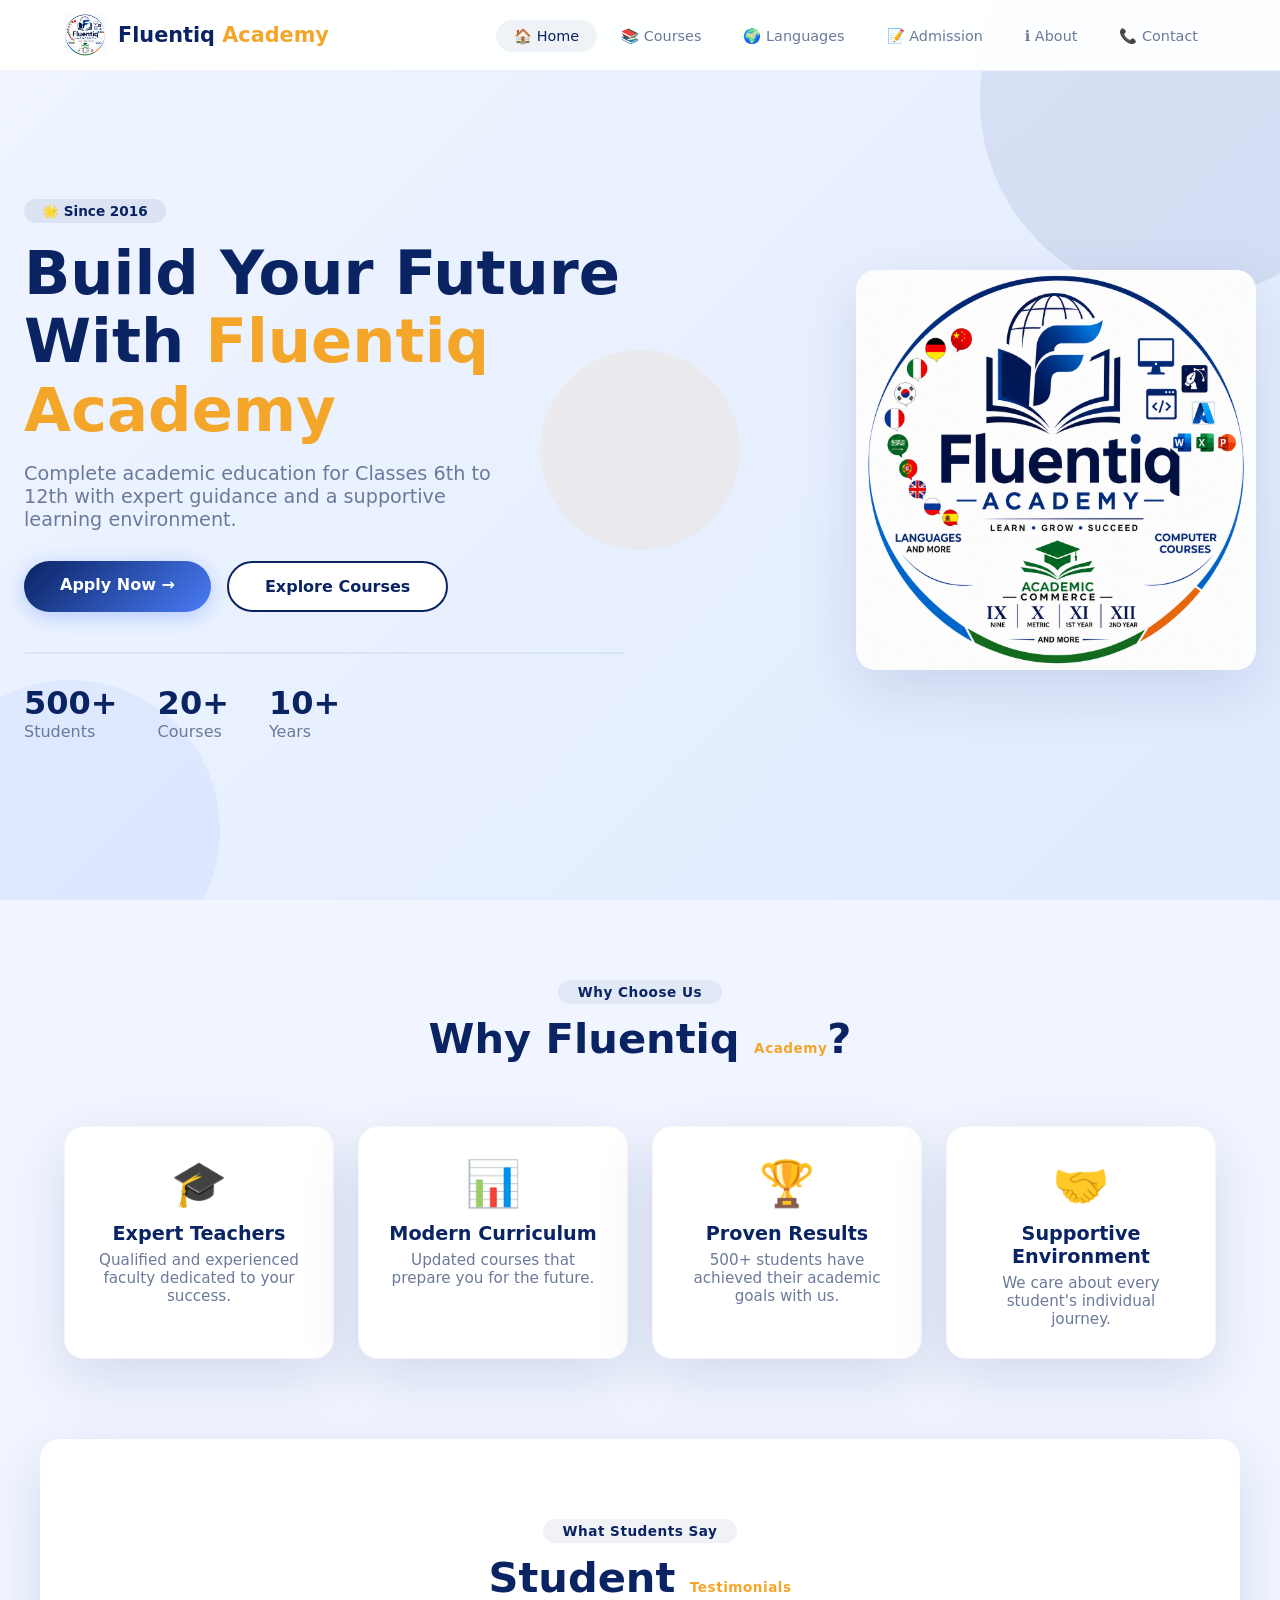
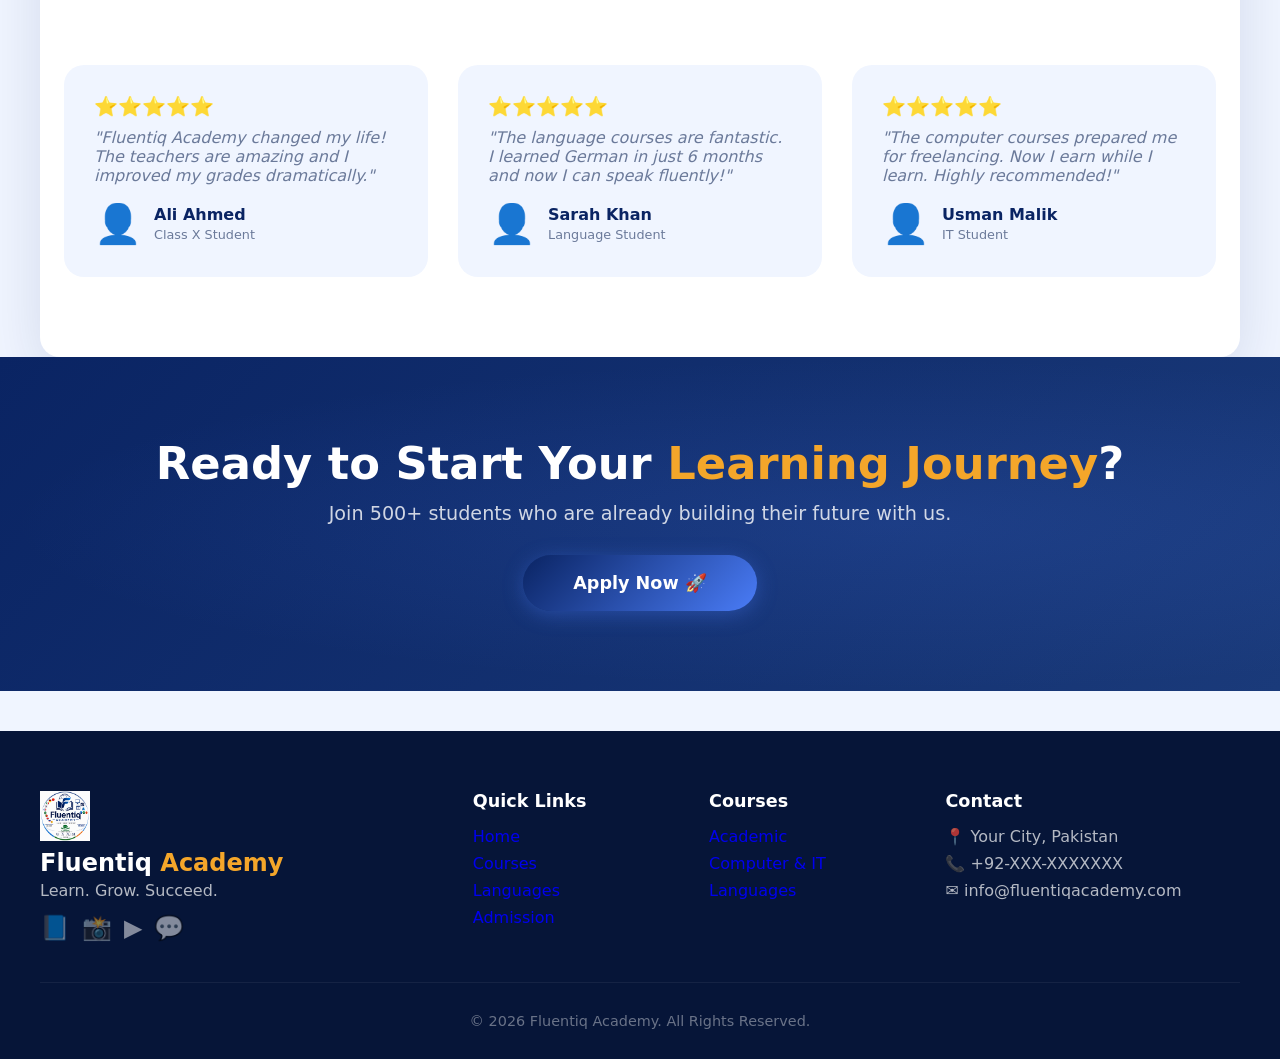
<file: index.html>
<!DOCTYPE html>
<html lang="en">
<head>
    <meta charset="UTF-8" />
    <meta name="viewport" content="width=device-width, initial-scale=1.0" />
    <title>Fluentiq Academy — Home</title>
    <link rel="stylesheet" href="css/style.css" />
    <link rel="shortcut icon" href="logo1.png" type="image/png" />
</head>
<body>

    <div id="preloader">
        <div class="loader">
            <img src="logo1.png" alt="Fluentiq Academy" />
            <div class="loader-ring"></div>
            <p>Loading...</p>
        </div>
    </div>

    <nav id="navbar">
        <div class="nav-container">
            <div class="brand">
                <img src="logo1.png" alt="Logo" />
                <span>Fluentiq <span>Academy</span></span>
            </div>
            <ul class="nav-links" id="navLinks">
                <li><a href="index.html" class="active">🏠 Home</a></li>
                <li><a href="courses.html">📚 Courses</a></li>
                <li><a href="language.html">🌍 Languages</a></li>
                <li><a href="addmision.html">📝 Admission</a></li>
                <li><a href="about.html">ℹ️ About</a></li>
                <li><a href="contact.html">📞 Contact</a></li>
            </ul>
            <div class="hamburger" id="hamburger">☰</div>
        </div>
    </nav>

    <section class="hero">
        <div class="hero-bg">
            <div class="hero-shapes">
                <div class="shape shape-1"></div>
                <div class="shape shape-2"></div>
                <div class="shape shape-3"></div>
            </div>
        </div>
        <div class="hero-content">
            <span class="badge">🌟 Since 2016</span>
            <h1>Build Your Future With <span>Fluentiq Academy</span></h1>
            <p>Complete academic education for Classes 6th to 12th with expert guidance and a supportive learning environment.</p>
            <div class="hero-buttons">
                <a href="addmision.html" class="btn-primary">Apply Now →</a>
                <a href="courses.html" class="btn-secondary">Explore Courses</a>
            </div>
            <div class="hero-stats">
                <div><span>500+</span> Students</div>
                <div><span>20+</span> Courses</div>
                <div><span>10+</span> Years</div>
            </div>
        </div>
        <div class="hero-image">
            <img src="logo1.png" alt="Fluentiq Academy" />
        </div>
    </section>

    <section class="why-us">
        <div class="section-header">
            <span>Why Choose Us</span>
            <h2>Why Fluentiq <span>Academy</span>?</h2>
        </div>
        <div class="why-grid">
            <div class="why-card">
                <div class="why-icon">🎓</div>
                <h3>Expert Teachers</h3>
                <p>Qualified and experienced faculty dedicated to your success.</p>
            </div>
            <div class="why-card">
                <div class="why-icon">📊</div>
                <h3>Modern Curriculum</h3>
                <p>Updated courses that prepare you for the future.</p>
            </div>
            <div class="why-card">
                <div class="why-icon">🏆</div>
                <h3>Proven Results</h3>
                <p>500+ students have achieved their academic goals with us.</p>
            </div>
            <div class="why-card">
                <div class="why-icon">🤝</div>
                <h3>Supportive Environment</h3>
                <p>We care about every student's individual journey.</p>
            </div>
        </div>
    </section>

    <section class="testimonials">
        <div class="section-header">
            <span>What Students Say</span>
            <h2>Student <span>Testimonials</span></h2>
        </div>
        <div class="testimonial-grid">
            <div class="testimonial-card">
                <div class="stars">⭐⭐⭐⭐⭐</div>
                <p>"Fluentiq Academy changed my life! The teachers are amazing and I improved my grades dramatically."</p>
                <div class="student">
                    <span class="avatar">👤</span>
                    <div><strong>Ali Ahmed</strong><small>Class X Student</small></div>
                </div>
            </div>
            <div class="testimonial-card">
                <div class="stars">⭐⭐⭐⭐⭐</div>
                <p>"The language courses are fantastic. I learned German in just 6 months and now I can speak fluently!"</p>
                <div class="student">
                    <span class="avatar">👤</span>
                    <div><strong>Sarah Khan</strong><small>Language Student</small></div>
                </div>
            </div>
            <div class="testimonial-card">
                <div class="stars">⭐⭐⭐⭐⭐</div>
                <p>"The computer courses prepared me for freelancing. Now I earn while I learn. Highly recommended!"</p>
                <div class="student">
                    <span class="avatar">👤</span>
                    <div><strong>Usman Malik</strong><small>IT Student</small></div>
                </div>
            </div>
        </div>
    </section>

    <section class="cta-section">
        <div class="cta-content">
            <h2>Ready to Start Your <span>Learning Journey</span>?</h2>
            <p>Join 500+ students who are already building their future with us.</p>
            <a href="addmision.html" class="btn-primary btn-large">Apply Now 🚀</a>
        </div>
    </section>

    <footer>
        <div class="footer-container">
            <div class="footer-brand">
                <img src="logo1.png" alt="Logo" />
                <h3>Fluentiq <span>Academy</span></h3>
                <p>Learn. Grow. Succeed.</p>
                <div class="socials">
                    <a href="#">📘</a>
                    <a href="#">📸</a>
                    <a href="#">▶️</a>
                    <a href="#">💬</a>
                </div>
            </div>
            <div class="footer-links">
                <h4>Quick Links</h4>
                <ul>
                    <li><a href="index.html">Home</a></li>
                    <li><a href="courses.html">Courses</a></li>
                    <li><a href="language.html">Languages</a></li>
                    <li><a href="addmision.html">Admission</a></li>
                </ul>
            </div>
            <div class="footer-links">
                <h4>Courses</h4>
                <ul>
                    <li><a href="courses.html">Academic</a></li>
                    <li><a href="courses.html">Computer &amp; IT</a></li>
                    <li><a href="language.html">Languages</a></li>
                </ul>
            </div>
            <div class="footer-contact">
                <h4>Contact</h4>
                <p>📍 Your City, Pakistan</p>
                <p>📞 +92-XXX-XXXXXXX</p>
                <p>✉️ info@fluentiqacademy.com</p>
            </div>
        </div>
        <div class="footer-bottom">
            <p>© 2026 Fluentiq Academy. All Rights Reserved.</p>
        </div>
    </footer>

    <script>
    // ================================================================
    // BASIC NAVBAR & PRELOADER
    // ================================================================
    document.addEventListener('DOMContentLoaded', function() {
        
        // Preloader
        window.addEventListener('load', function() {
            setTimeout(function() {
                document.getElementById('preloader').classList.add('hidden');
            }, 1000);
        });

        // Navbar scroll
        const navbar = document.getElementById('navbar');
        window.addEventListener('scroll', function() {
            if (window.scrollY > 80) {
                navbar.classList.add('scrolled');
            } else {
                navbar.classList.remove('scrolled');
            }
        });

        // Hamburger
        const hamburger = document.getElementById('hamburger');
        const navLinks = document.getElementById('navLinks');
        if (hamburger) {
            hamburger.addEventListener('click', function() {
                navLinks.classList.toggle('open');
                this.textContent = navLinks.classList.contains('open') ? '✕' : '☰';
            });
        }

        // Close menu on link click
        document.querySelectorAll('.nav-links a').forEach(function(link) {
            link.addEventListener('click', function() {
                navLinks.classList.remove('open');
                if (hamburger) hamburger.textContent = '☰';
            });
        });

    });
    </script>

</body>
</html>
</file>
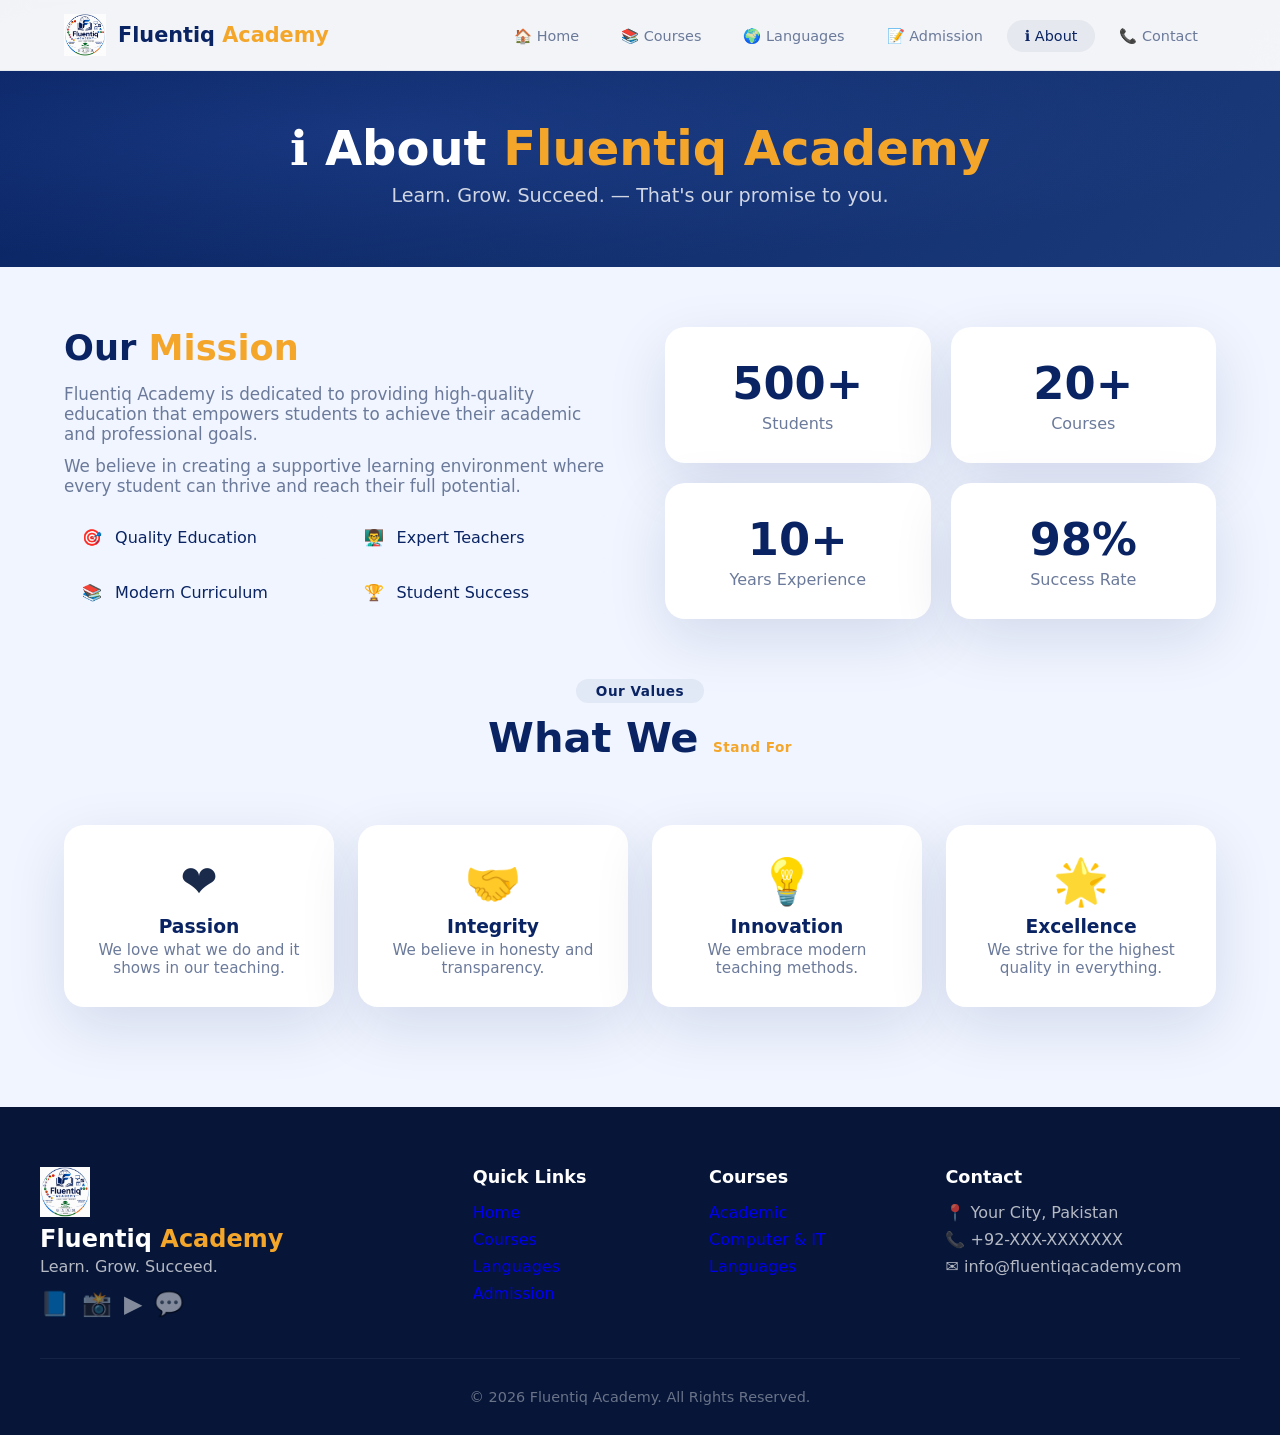
<file: about.html>
<!DOCTYPE html>
<html lang="en">
<head>
    <meta charset="UTF-8" />
    <meta name="viewport" content="width=device-width, initial-scale=1.0" />
    <title>Fluentiq Academy — About</title>
    <link rel="stylesheet" href="css/style.css" />
    <link rel="shortcut icon" href="logo1.png" type="image/png" />
</head>
<body>

    <div id="preloader">
        <div class="loader">
            <img src="logo1.png" alt="Fluentiq Academy" />
            <div class="loader-ring"></div>
            <p>Loading...</p>
        </div>
    </div>

    <nav id="navbar">
        <div class="nav-container">
            <div class="brand">
                <img src="logo1.png" alt="Logo" />
                <span>Fluentiq <span>Academy</span></span>
            </div>
            <ul class="nav-links" id="navLinks">
                <li><a href="index.html">🏠 Home</a></li>
                <li><a href="courses.html">📚 Courses</a></li>
                <li><a href="language.html">🌍 Languages</a></li>
                <li><a href="addmision.html">📝 Admission</a></li>
                <li><a href="about.html" class="active">ℹ️ About</a></li>
                <li><a href="contact.html">📞 Contact</a></li>
            </ul>
            <div class="hamburger" id="hamburger">☰</div>
        </div>
    </nav>

    <section class="page-header">
        <div class="page-header-content">
            <h1>ℹ️ About <span>Fluentiq Academy</span></h1>
            <p>Learn. Grow. Succeed. — That's our promise to you.</p>
        </div>
    </section>

    <section class="about-page">
        <div class="about-grid">
            <div class="about-text">
                <h2>Our <span>Mission</span></h2>
                <p>Fluentiq Academy is dedicated to providing high-quality education that empowers students to achieve their academic and professional goals.</p>
                <p>We believe in creating a supportive learning environment where every student can thrive and reach their full potential.</p>
                <div class="mission-items">
                    <div>🎯 <span>Quality Education</span></div>
                    <div>👨‍🏫 <span>Expert Teachers</span></div>
                    <div>📚 <span>Modern Curriculum</span></div>
                    <div>🏆 <span>Student Success</span></div>
                </div>
            </div>
            <div class="about-stats">
                <div class="stat-box">
                    <span>500+</span>
                    <p>Students</p>
                </div>
                <div class="stat-box">
                    <span>20+</span>
                    <p>Courses</p>
                </div>
                <div class="stat-box">
                    <span>10+</span>
                    <p>Years Experience</p>
                </div>
                <div class="stat-box">
                    <span>98%</span>
                    <p>Success Rate</p>
                </div>
            </div>
        </div>

        <div class="values-section">
            <div class="section-header">
                <span>Our Values</span>
                <h2>What We <span>Stand For</span></h2>
            </div>
            <div class="values-grid">
                <div class="value-card">
                    <div class="value-icon">❤️</div>
                    <h3>Passion</h3>
                    <p>We love what we do and it shows in our teaching.</p>
                </div>
                <div class="value-card">
                    <div class="value-icon">🤝</div>
                    <h3>Integrity</h3>
                    <p>We believe in honesty and transparency.</p>
                </div>
                <div class="value-card">
                    <div class="value-icon">💡</div>
                    <h3>Innovation</h3>
                    <p>We embrace modern teaching methods.</p>
                </div>
                <div class="value-card">
                    <div class="value-icon">🌟</div>
                    <h3>Excellence</h3>
                    <p>We strive for the highest quality in everything.</p>
                </div>
            </div>
        </div>
    </section>

    <footer>
        <div class="footer-container">
            <div class="footer-brand">
                <img src="logo1.png" alt="Logo" />
                <h3>Fluentiq <span>Academy</span></h3>
                <p>Learn. Grow. Succeed.</p>
                <div class="socials">
                    <a href="#">📘</a>
                    <a href="#">📸</a>
                    <a href="#">▶️</a>
                    <a href="#">💬</a>
                </div>
            </div>
            <div class="footer-links">
                <h4>Quick Links</h4>
                <ul>
                    <li><a href="index.html">Home</a></li>
                    <li><a href="courses.html">Courses</a></li>
                    <li><a href="language.html">Languages</a></li>
                    <li><a href="addmision.html">Admission</a></li>
                </ul>
            </div>
            <div class="footer-links">
                <h4>Courses</h4>
                <ul>
                    <li><a href="courses.html">Academic</a></li>
                    <li><a href="courses.html">Computer &amp; IT</a></li>
                    <li><a href="language.html">Languages</a></li>
                </ul>
            </div>
            <div class="footer-contact">
                <h4>Contact</h4>
                <p>📍 Your City, Pakistan</p>
                <p>📞 +92-XXX-XXXXXXX</p>
                <p>✉️ info@fluentiqacademy.com</p>
            </div>
        </div>
        <div class="footer-bottom">
            <p>© 2026 Fluentiq Academy. All Rights Reserved.</p>
        </div>
    </footer>

    <script>
    // ================================================================
    // BASIC NAVBAR & PRELOADER
    // ================================================================
    document.addEventListener('DOMContentLoaded', function() {
        
        // Preloader
        window.addEventListener('load', function() {
            setTimeout(function() {
                document.getElementById('preloader').classList.add('hidden');
            }, 1000);
        });

        // Navbar scroll
        const navbar = document.getElementById('navbar');
        window.addEventListener('scroll', function() {
            if (window.scrollY > 80) {
                navbar.classList.add('scrolled');
            } else {
                navbar.classList.remove('scrolled');
            }
        });

        // Hamburger
        const hamburger = document.getElementById('hamburger');
        const navLinks = document.getElementById('navLinks');
        if (hamburger) {
            hamburger.addEventListener('click', function() {
                navLinks.classList.toggle('open');
                this.textContent = navLinks.classList.contains('open') ? '✕' : '☰';
            });
        }

        // Close menu on link click
        document.querySelectorAll('.nav-links a').forEach(function(link) {
            link.addEventListener('click', function() {
                navLinks.classList.remove('open');
                if (hamburger) hamburger.textContent = '☰';
            });
        });

    });
    </script>

</body>
</html>
</file>
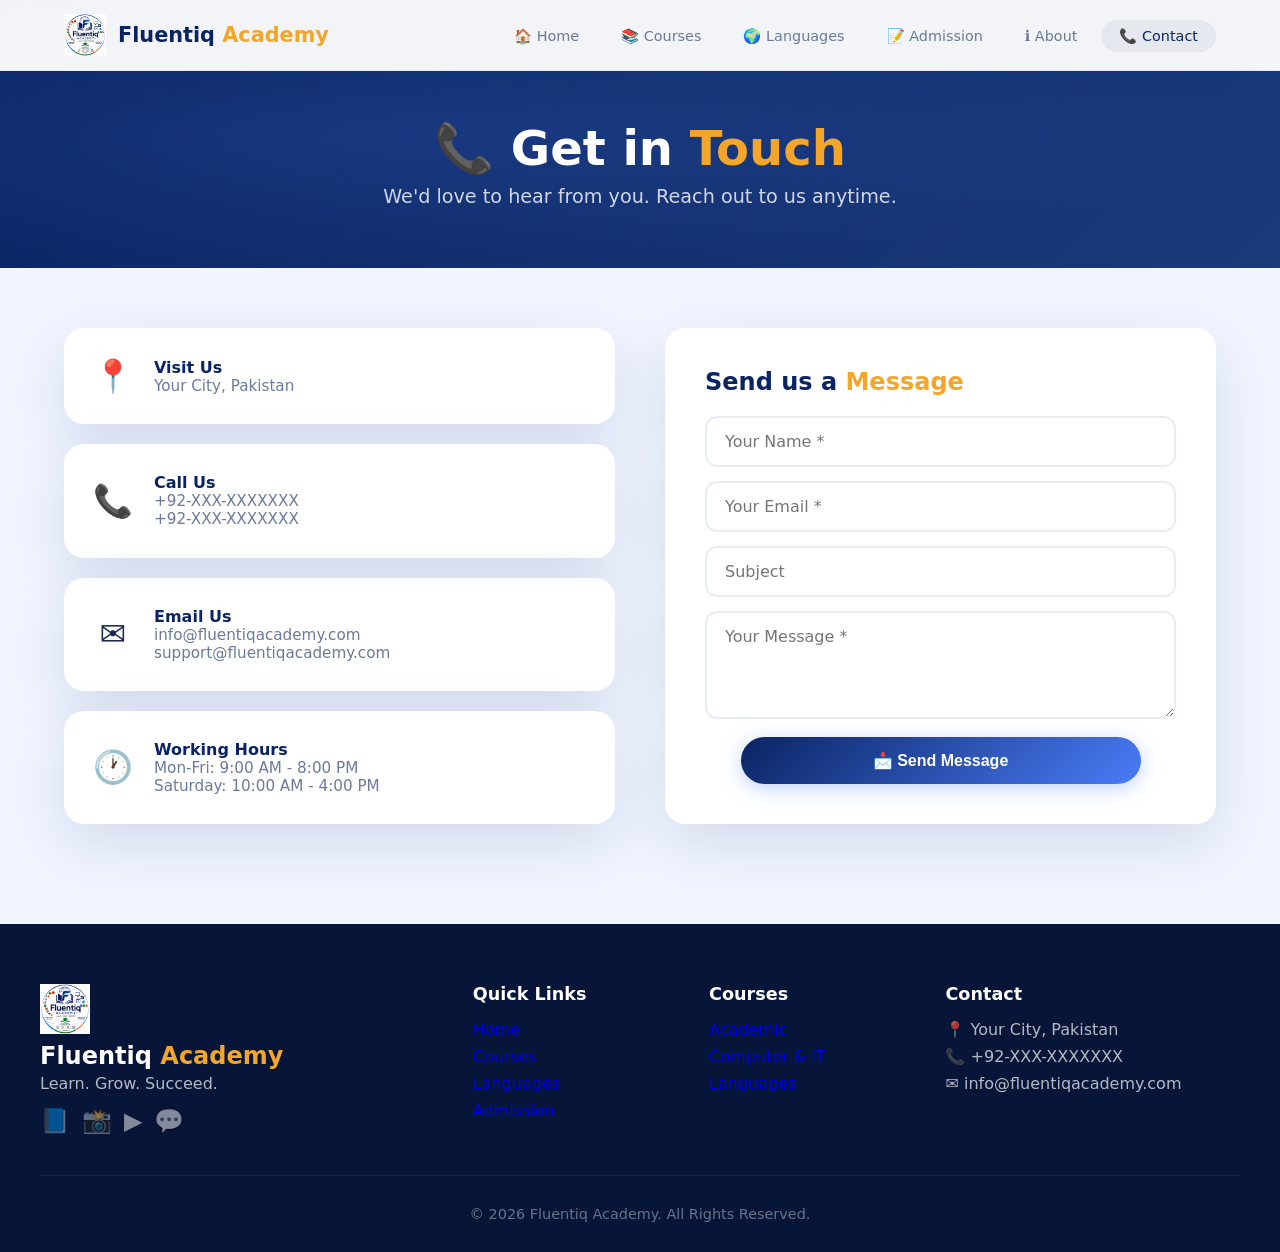
<file: contact.html>
<!DOCTYPE html>
<html lang="en">
<head>
    <meta charset="UTF-8" />
    <meta name="viewport" content="width=device-width, initial-scale=1.0" />
    <title>Fluentiq Academy — Contact</title>
    <link rel="stylesheet" href="css/style.css" />
    <link rel="shortcut icon" href="logo1.png" type="image/png" />
</head>
<body>

    <div id="preloader">
        <div class="loader">
            <img src="logo1.png" alt="Fluentiq Academy" />
            <div class="loader-ring"></div>
            <p>Loading...</p>
        </div>
    </div>

    <nav id="navbar">
        <div class="nav-container">
            <div class="brand">
                <img src="logo1.png" alt="Logo" />
                <span>Fluentiq <span>Academy</span></span>
            </div>
            <ul class="nav-links" id="navLinks">
                <li><a href="index.html">🏠 Home</a></li>
                <li><a href="courses.html">📚 Courses</a></li>
                <li><a href="language.html">🌍 Languages</a></li>
                <li><a href="addmision.html">📝 Admission</a></li>
                <li><a href="about.html">ℹ️ About</a></li>
                <li><a href="contact.html" class="active">📞 Contact</a></li>
            </ul>
            <div class="hamburger" id="hamburger">☰</div>
        </div>
    </nav>

    <section class="page-header">
        <div class="page-header-content">
            <h1>📞 Get in <span>Touch</span></h1>
            <p>We'd love to hear from you. Reach out to us anytime.</p>
        </div>
    </section>

    <section class="contact-page">
        <div class="contact-grid">
            <div class="contact-info">
                <div class="info-card">
                    <div class="info-icon">📍</div>
                    <div>
                        <h4>Visit Us</h4>
                        <p>Your City, Pakistan</p>
                    </div>
                </div>
                <div class="info-card">
                    <div class="info-icon">📞</div>
                    <div>
                        <h4>Call Us</h4>
                        <p>+92-XXX-XXXXXXX</p>
                        <p>+92-XXX-XXXXXXX</p>
                    </div>
                </div>
                <div class="info-card">
                    <div class="info-icon">✉️</div>
                    <div>
                        <h4>Email Us</h4>
                        <p>info@fluentiqacademy.com</p>
                        <p>support@fluentiqacademy.com</p>
                    </div>
                </div>
                <div class="info-card">
                    <div class="info-icon">🕐</div>
                    <div>
                        <h4>Working Hours</h4>
                        <p>Mon-Fri: 9:00 AM - 8:00 PM</p>
                        <p>Saturday: 10:00 AM - 4:00 PM</p>
                    </div>
                </div>
            </div>

            <div class="contact-form">
                <h3>Send us a <span>Message</span></h3>
                <form id="contactForm">
                    <input type="text" id="contactName" placeholder="Your Name *" required />
                    <input type="email" id="contactEmail" placeholder="Your Email *" required />
                    <input type="text" id="contactSubject" placeholder="Subject" />
                    <textarea id="contactMessage" rows="4" placeholder="Your Message *" required></textarea>
                    <button type="submit" class="btn-primary btn-block">📩 Send Message</button>
                </form>
            </div>
        </div>
    </section>

    <footer>
        <div class="footer-container">
            <div class="footer-brand">
                <img src="logo1.png" alt="Logo" />
                <h3>Fluentiq <span>Academy</span></h3>
                <p>Learn. Grow. Succeed.</p>
                <div class="socials">
                    <a href="#">📘</a>
                    <a href="#">📸</a>
                    <a href="#">▶️</a>
                    <a href="#">💬</a>
                </div>
            </div>
            <div class="footer-links">
                <h4>Quick Links</h4>
                <ul>
                    <li><a href="index.html">Home</a></li>
                    <li><a href="courses.html">Courses</a></li>
                    <li><a href="language.html">Languages</a></li>
                    <li><a href="addmision.html">Admission</a></li>
                </ul>
            </div>
            <div class="footer-links">
                <h4>Courses</h4>
                <ul>
                    <li><a href="courses.html">Academic</a></li>
                    <li><a href="courses.html">Computer &amp; IT</a></li>
                    <li><a href="language.html">Languages</a></li>
                </ul>
            </div>
            <div class="footer-contact">
                <h4>Contact</h4>
                <p>📍 Your City, Pakistan</p>
                <p>📞 +92-XXX-XXXXXXX</p>
                <p>✉️ info@fluentiqacademy.com</p>
            </div>
        </div>
        <div class="footer-bottom">
            <p>© 2026 Fluentiq Academy. All Rights Reserved.</p>
        </div>
    </footer>

    <script>
    // ================================================================
    // CONTACT FORM → WHATSAPP (03172492509)
    // ================================================================
    const WHATSAPP_NUMBER = '923172492509';

    document.addEventListener('DOMContentLoaded', function() {
        
        // Preloader
        window.addEventListener('load', function() {
            setTimeout(function() {
                document.getElementById('preloader').classList.add('hidden');
            }, 1000);
        });

        // Navbar
        const navbar = document.getElementById('navbar');
        window.addEventListener('scroll', function() {
            if (window.scrollY > 80) {
                navbar.classList.add('scrolled');
            } else {
                navbar.classList.remove('scrolled');
            }
        });

        // Hamburger
        const hamburger = document.getElementById('hamburger');
        const navLinks = document.getElementById('navLinks');
        if (hamburger) {
            hamburger.addEventListener('click', function() {
                navLinks.classList.toggle('open');
                this.textContent = navLinks.classList.contains('open') ? '✕' : '☰';
            });
        }

        // Close menu on link click
        document.querySelectorAll('.nav-links a').forEach(function(link) {
            link.addEventListener('click', function() {
                navLinks.classList.remove('open');
                if (hamburger) hamburger.textContent = '☰';
            });
        });

        // CONTACT FORM SUBMIT → WHATSAPP
        const contactForm = document.getElementById('contactForm');
        if (contactForm) {
            contactForm.addEventListener('submit', function(e) {
                e.preventDefault();

                const name = document.getElementById('contactName').value;
                const email = document.getElementById('contactEmail').value;
                const subject = document.getElementById('contactSubject').value || 'N/A';
                const message = document.getElementById('contactMessage').value;

                // WhatsApp Message
                const whatsappMessage = 
                    "📞 *CONTACT FORM SUBMISSION* 📞\n" +
                    "━━━━━━━━━━━━━━━━━━━━\n" +
                    "👤 *Name:* " + name + "\n" +
                    "📧 *Email:* " + email + "\n" +
                    "📋 *Subject:* " + subject + "\n" +
                    "💬 *Message:* " + message + "\n" +
                    "━━━━━━━━━━━━━━━━━━━━\n" +
                    "📅 *Date:* " + new Date().toLocaleString();

                // WhatsApp par bhejein — DIRECT REDIRECT (Popup blocker proof)
                const encodedMessage = encodeURIComponent(whatsappMessage);
                const whatsappUrl = "https://wa.me/" + WHATSAPP_NUMBER + "?text=" + encodedMessage;
                
                // Is line ne direct redirect karega — no popup blocker issue
                window.location.href = whatsappUrl;

                alert('✅ Your message has been sent via WhatsApp!');
                this.reset();
            });
        }

    });
    </script>

</body>
</html>
</file>
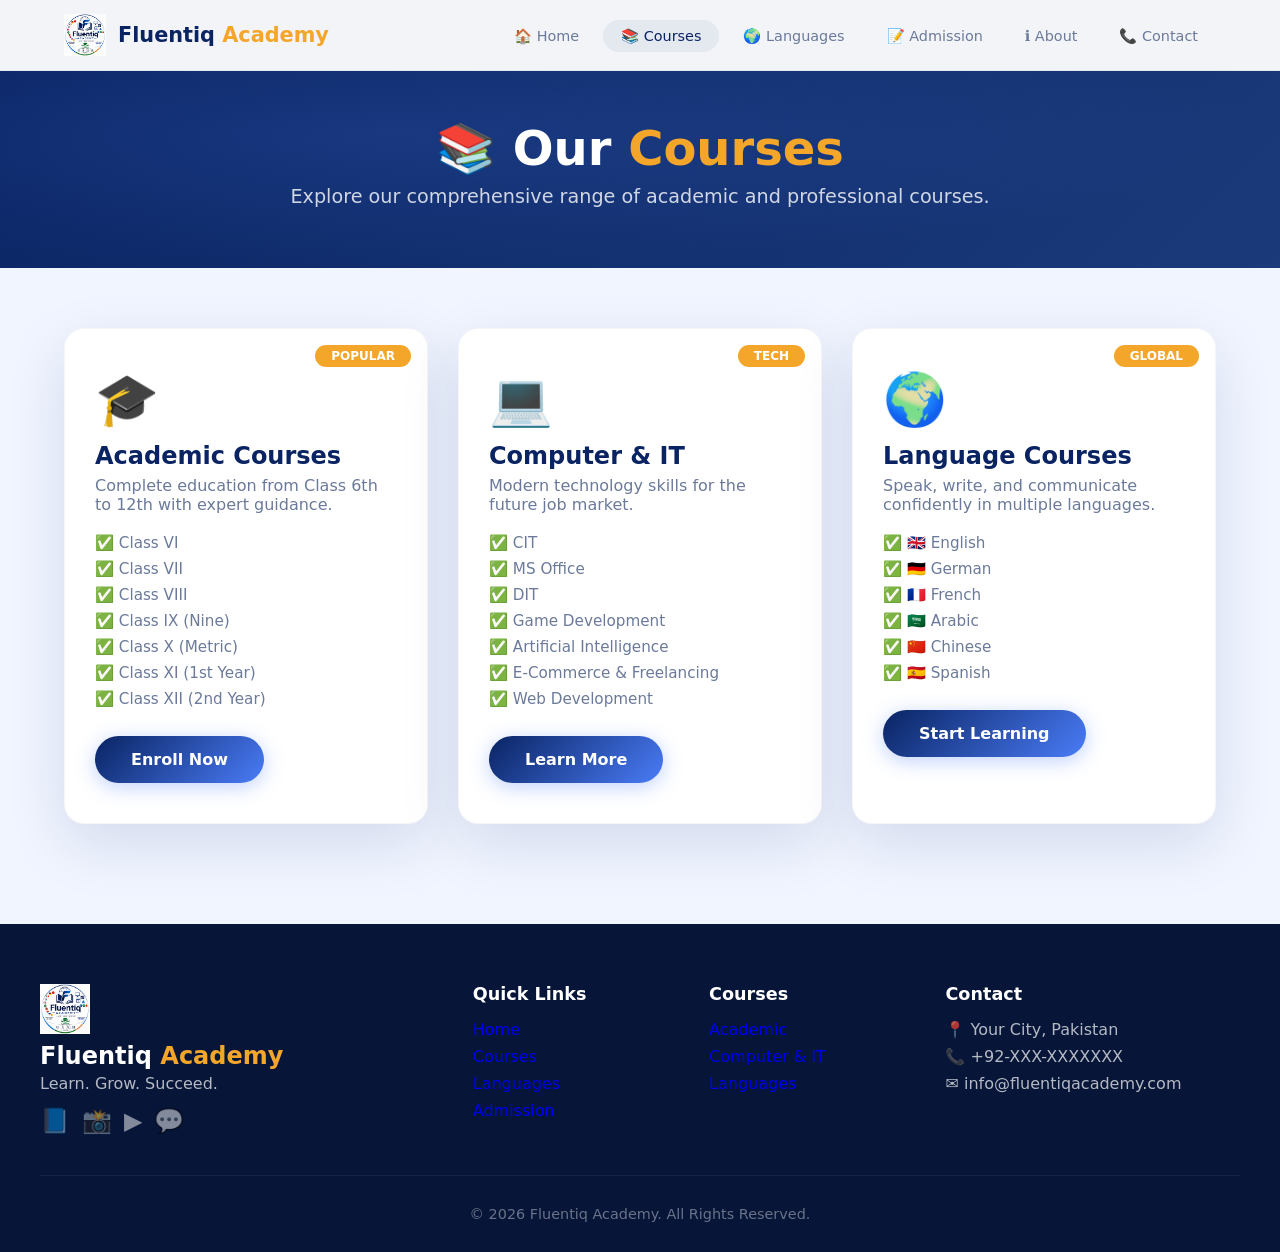
<file: courses.html>
<!DOCTYPE html>
<html lang="en">
<head>
    <meta charset="UTF-8" />
    <meta name="viewport" content="width=device-width, initial-scale=1.0" />
    <title>Fluentiq Academy — Courses</title>
    <link rel="stylesheet" href="css/style.css" />
    <link rel="shortcut icon" href="logo1.png" type="image/png" />
</head>
<body>

    <div id="preloader">
        <div class="loader">
            <img src="logo1.png" alt="Fluentiq Academy" />
            <div class="loader-ring"></div>
            <p>Loading...</p>
        </div>
    </div>

    <nav id="navbar">
        <div class="nav-container">
            <div class="brand">
                <img src="logo1.png" alt="Logo" />
                <span>Fluentiq <span>Academy</span></span>
            </div>
            <ul class="nav-links" id="navLinks">
                <li><a href="index.html">🏠 Home</a></li>
                <li><a href="courses.html" class="active">📚 Courses</a></li>
                <li><a href="language.html">🌍 Languages</a></li>
                <li><a href="addmision.html">📝 Admission</a></li>
                <li><a href="about.html">ℹ️ About</a></li>
                <li><a href="contact.html">📞 Contact</a></li>
            </ul>
            <div class="hamburger" id="hamburger">☰</div>
        </div>
    </nav>

    <section class="page-header">
        <div class="page-header-content">
            <h1>📚 Our <span>Courses</span></h1>
            <p>Explore our comprehensive range of academic and professional courses.</p>
        </div>
    </section>

    <section class="courses-page">
        <div class="courses-grid">
            <div class="course-card large">
                <div class="course-badge">Popular</div>
                <div class="course-icon">🎓</div>
                <h3>Academic Courses</h3>
                <p>Complete education from Class 6th to 12th with expert guidance.</p>
                <ul>
                    <li>✅ Class VI</li>
                    <li>✅ Class VII</li>
                    <li>✅ Class VIII</li>
                    <li>✅ Class IX (Nine)</li>
                    <li>✅ Class X (Metric)</li>
                    <li>✅ Class XI (1st Year)</li>
                    <li>✅ Class XII (2nd Year)</li>
                </ul>
                <a href="addmision.html" class="btn-primary">Enroll Now</a>
            </div>

            <div class="course-card large">
                <div class="course-badge">Tech</div>
                <div class="course-icon">💻</div>
                <h3>Computer &amp; IT</h3>
                <p>Modern technology skills for the future job market.</p>
                <ul>
                    <li>✅ CIT</li>
                    <li>✅ MS Office</li>
                    <li>✅ DIT</li>
                    <li>✅ Game Development</li>
                    <li>✅ Artificial Intelligence</li>
                    <li>✅ E-Commerce &amp; Freelancing</li>
                    <li>✅ Web Development</li>
                </ul>
                <a href="addmision.html" class="btn-primary">Learn More</a>
            </div>

            <div class="course-card large">
                <div class="course-badge">Global</div>
                <div class="course-icon">🌍</div>
                <h3>Language Courses</h3>
                <p>Speak, write, and communicate confidently in multiple languages.</p>
                <ul>
                    <li>✅ 🇬🇧 English</li>
                    <li>✅ 🇩🇪 German</li>
                    <li>✅ 🇫🇷 French</li>
                    <li>✅ 🇸🇦 Arabic</li>
                    <li>✅ 🇨🇳 Chinese</li>
                    <li>✅ 🇪🇸 Spanish</li>
                </ul>
                <a href="addmision.html" class="btn-primary">Start Learning</a>
            </div>
        </div>
    </section>

    <footer>
        <div class="footer-container">
            <div class="footer-brand">
                <img src="logo1.png" alt="Logo" />
                <h3>Fluentiq <span>Academy</span></h3>
                <p>Learn. Grow. Succeed.</p>
                <div class="socials">
                    <a href="#">📘</a>
                    <a href="#">📸</a>
                    <a href="#">▶️</a>
                    <a href="#">💬</a>
                </div>
            </div>
            <div class="footer-links">
                <h4>Quick Links</h4>
                <ul>
                    <li><a href="index.html">Home</a></li>
                    <li><a href="courses.html">Courses</a></li>
                    <li><a href="language.html">Languages</a></li>
                    <li><a href="addmision.html">Admission</a></li>
                </ul>
            </div>
            <div class="footer-links">
                <h4>Courses</h4>
                <ul>
                    <li><a href="courses.html">Academic</a></li>
                    <li><a href="courses.html">Computer &amp; IT</a></li>
                    <li><a href="language.html">Languages</a></li>
                </ul>
            </div>
            <div class="footer-contact">
                <h4>Contact</h4>
                <p>📍 Your City, Pakistan</p>
                <p>📞 +92-XXX-XXXXXXX</p>
                <p>✉️ info@fluentiqacademy.com</p>
            </div>
        </div>
        <div class="footer-bottom">
            <p>© 2026 Fluentiq Academy. All Rights Reserved.</p>
        </div>
    </footer>

    <script>
    // ================================================================
    // BASIC NAVBAR & PRELOADER
    // ================================================================
    document.addEventListener('DOMContentLoaded', function() {
        
        // Preloader
        window.addEventListener('load', function() {
            setTimeout(function() {
                document.getElementById('preloader').classList.add('hidden');
            }, 1000);
        });

        // Navbar scroll
        const navbar = document.getElementById('navbar');
        window.addEventListener('scroll', function() {
            if (window.scrollY > 80) {
                navbar.classList.add('scrolled');
            } else {
                navbar.classList.remove('scrolled');
            }
        });

        // Hamburger
        const hamburger = document.getElementById('hamburger');
        const navLinks = document.getElementById('navLinks');
        if (hamburger) {
            hamburger.addEventListener('click', function() {
                navLinks.classList.toggle('open');
                this.textContent = navLinks.classList.contains('open') ? '✕' : '☰';
            });
        }

        // Close menu on link click
        document.querySelectorAll('.nav-links a').forEach(function(link) {
            link.addEventListener('click', function() {
                navLinks.classList.remove('open');
                if (hamburger) hamburger.textContent = '☰';
            });
        });

    });
    </script>

</body>
</html>
</file>
<file: css/style.css>
/* ================================================================
   FLUENTIQ ACADEMY — PREMIUM BLUE/WHITE THEME
   ================================================================ */

* {
    margin: 0;
    padding: 0;
    box-sizing: border-box;
}

html {
    scroll-behavior: smooth;
}

body {
    font-family: 'Segoe UI', system-ui, sans-serif;
    background: #f0f5ff;
    color: #1a2a4a;
    overflow-x: hidden;
}

a {
    text-decoration: none;
}

ul {
    list-style: none;
}

img {
    max-width: 100%;
    display: block;
}

/* ----- COLORS ----- */
:root {
    --primary: #0a2463;
    --primary-light: #1a3a7a;
    --primary-dark: #061538;
    --secondary: #4a7cf7;
    --gold: #f4a62a;
    --white: #ffffff;
    --light-bg: #f0f5ff;
    --gray: #6b7a9a;
    --shadow: 0 20px 60px rgba(10, 36, 99, 0.12);
    --radius: 20px;
    --transition: 0.3s cubic-bezier(0.4, 0, 0.2, 1);
}

/* ----- PRELOADER ----- */
#preloader {
    position: fixed;
    inset: 0;
    background: var(--white);
    z-index: 99999;
    display: flex;
    align-items: center;
    justify-content: center;
    transition: opacity 0.6s ease;
}

#preloader.hidden {
    opacity: 0;
    pointer-events: none;
}

.loader {
    text-align: center;
}

.loader img {
    width: 100px;
    animation: pulse 1.2s ease-in-out infinite;
}

.loader-ring {
    width: 60px;
    height: 60px;
    margin: 16px auto;
    border: 4px solid #e8edf5;
    border-top-color: var(--primary);
    border-radius: 50%;
    animation: spin 0.8s linear infinite;
}

.loader p {
    color: var(--gray);
    font-size: 0.9rem;
}

@keyframes spin {
    to {
        transform: rotate(360deg);
    }
}

@keyframes pulse {
    0%,
    100% {
        transform: scale(1);
    }
    50% {
        transform: scale(1.06);
    }
}

/* ----- BUTTONS ----- */
.btn-primary {
    display: inline-block;
    background: linear-gradient(135deg, var(--primary), var(--secondary));
    color: var(--white);
    padding: 14px 36px;
    border-radius: 50px;
    font-weight: 700;
    font-size: 1rem;
    border: none;
    cursor: pointer;
    transition: var(--transition);
    box-shadow: 0 4px 20px rgba(74, 124, 247, 0.35);
    text-align: center;
}

.btn-primary:hover {
    transform: translateY(-3px);
    box-shadow: 0 8px 35px rgba(74, 124, 247, 0.5);
}

.btn-secondary {
    display: inline-block;
    background: var(--white);
    color: var(--primary);
    padding: 14px 36px;
    border-radius: 50px;
    font-weight: 600;
    border: 2px solid var(--primary);
    transition: var(--transition);
    text-align: center;
}

.btn-secondary:hover {
    background: var(--primary);
    color: var(--white);
    transform: translateY(-3px);
}

.btn-outline {
    display: inline-block;
    padding: 10px 28px;
    border-radius: 50px;
    font-weight: 600;
    border: 2px solid var(--primary);
    color: var(--primary);
    transition: var(--transition);
    background: transparent;
    text-align: center;
}

.btn-outline:hover {
    background: var(--primary);
    color: var(--white);
    transform: translateY(-2px);
}

.btn-large {
    padding: 18px 50px;
    font-size: 1.1rem;
}

.btn-block {
    width: 100%;
    max-width: 400px;
    margin: 0 auto;
    display: block;
}

/* ----- NAVBAR ----- */
#navbar {
    position: fixed;
    top: 0;
    left: 0;
    width: 100%;
    background: rgba(255, 255, 255, 0.95);
    backdrop-filter: blur(14px);
    -webkit-backdrop-filter: blur(14px);
    border-bottom: 1px solid rgba(10, 36, 99, 0.06);
    z-index: 999;
    padding: 14px 0;
    transition: var(--transition);
}

#navbar.scrolled {
    box-shadow: 0 4px 30px rgba(10, 36, 99, 0.08);
}

.nav-container {
    max-width: 1200px;
    margin: 0 auto;
    padding: 0 24px;
    display: flex;
    align-items: center;
    justify-content: space-between;
}

.brand {
    display: flex;
    align-items: center;
    gap: 12px;
}

.brand img {
    height: 42px;
    width: auto;
}

.brand span {
    font-size: 1.3rem;
    font-weight: 800;
    color: var(--primary);
}

.brand span span {
    color: var(--gold);
}

.nav-links {
    display: flex;
    align-items: center;
    gap: 6px;
}

.nav-links li a {
    color: var(--gray);
    padding: 8px 18px;
    border-radius: 50px;
    font-size: 0.9rem;
    font-weight: 500;
    transition: var(--transition);
}

.nav-links li a:hover,
.nav-links li a.active {
    color: var(--primary);
    background: rgba(10, 36, 99, 0.06);
}

.hamburger {
    display: none;
    font-size: 1.8rem;
    cursor: pointer;
    color: var(--primary);
    padding: 4px;
}

/* ----- HERO ----- */
.hero {
    min-height: 100vh;
    display: flex;
    align-items: center;
    padding: 100px 24px 60px;
    position: relative;
    overflow: hidden;
    background: linear-gradient(135deg, #f0f5ff 0%, #e0ebff 100%);
}

.hero-bg {
    position: absolute;
    inset: 0;
    z-index: 0;
}

.hero-shapes {
    position: absolute;
    inset: 0;
    overflow: hidden;
}

.shape {
    position: absolute;
    border-radius: 50%;
    opacity: 0.08;
}

.shape-1 {
    width: 400px;
    height: 400px;
    background: var(--primary);
    top: -100px;
    right: -100px;
    animation: floatShape 12s ease-in-out infinite;
}

.shape-2 {
    width: 300px;
    height: 300px;
    background: var(--secondary);
    bottom: -80px;
    left: -80px;
    animation: floatShape 15s ease-in-out infinite reverse;
}

.shape-3 {
    width: 200px;
    height: 200px;
    background: var(--gold);
    top: 50%;
    left: 50%;
    transform: translate(-50%, -50%);
    animation: floatShape 10s ease-in-out infinite;
}

@keyframes floatShape {
    0%,
    100% {
        transform: translate(0, 0) scale(1);
    }
    33% {
        transform: translate(30px, -30px) scale(1.1);
    }
    66% {
        transform: translate(-20px, 20px) scale(0.9);
    }
}

.hero-content {
    position: relative;
    z-index: 1;
    max-width: 600px;
}

.badge {
    display: inline-block;
    background: rgba(10, 36, 99, 0.08);
    color: var(--primary);
    padding: 4px 18px;
    border-radius: 50px;
    font-size: 0.85rem;
    font-weight: 600;
    margin-bottom: 16px;
}

.hero-content h1 {
    font-size: 3.8rem;
    font-weight: 900;
    color: var(--primary);
    line-height: 1.12;
    margin-bottom: 18px;
}

.hero-content h1 span {
    color: var(--gold);
}

.hero-content p {
    font-size: 1.2rem;
    color: var(--gray);
    margin-bottom: 30px;
    max-width: 500px;
}

.hero-buttons {
    display: flex;
    gap: 16px;
    flex-wrap: wrap;
}

.hero-stats {
    display: flex;
    gap: 40px;
    margin-top: 40px;
    padding-top: 30px;
    border-top: 2px solid rgba(10, 36, 99, 0.06);
}

.hero-stats div span {
    display: block;
    font-size: 2rem;
    font-weight: 900;
    color: var(--primary);
}

.hero-stats div {
    color: var(--gray);
    font-weight: 500;
}

.hero-image {
    position: relative;
    z-index: 1;
    margin-left: auto;
    max-width: 400px;
    animation: floatImage 4s ease-in-out infinite;
}

.hero-image img {
    border-radius: var(--radius);
    box-shadow: var(--shadow);
    width: 100%;
}

@keyframes floatImage {
    0%,
    100% {
        transform: translateY(0);
    }
    50% {
        transform: translateY(-16px);
    }
}

/* ----- SECTION HEADER ----- */
.section-header {
    text-align: center;
    margin-bottom: 60px;
}

.section-header span {
    display: inline-block;
    background: rgba(10, 36, 99, 0.06);
    color: var(--primary);
    padding: 4px 20px;
    border-radius: 50px;
    font-size: 0.85rem;
    font-weight: 600;
    letter-spacing: 0.5px;
    margin-bottom: 10px;
}

.section-header h2 {
    font-size: 2.6rem;
    font-weight: 800;
    color: var(--primary);
}

.section-header h2 span {
    color: var(--gold);
    background: none;
    padding: 0;
}

/* ----- WHY US ----- */
.why-us {
    padding: 80px 24px;
    max-width: 1200px;
    margin: 0 auto;
}

.why-grid {
    display: grid;
    grid-template-columns: repeat(4, 1fr);
    gap: 24px;
}

.why-card {
    background: var(--white);
    padding: 30px;
    border-radius: var(--radius);
    text-align: center;
    box-shadow: var(--shadow);
    transition: var(--transition);
    border: 1px solid rgba(10, 36, 99, 0.04);
}

.why-card:hover {
    transform: translateY(-8px);
    box-shadow: 0 30px 70px rgba(10, 36, 99, 0.1);
}

.why-icon {
    font-size: 2.8rem;
    margin-bottom: 12px;
}

.why-card h3 {
    font-size: 1.2rem;
    color: var(--primary);
    margin-bottom: 6px;
}

.why-card p {
    color: var(--gray);
    font-size: 0.95rem;
}

/* ----- TESTIMONIALS ----- */
.testimonials {
    padding: 80px 24px;
    max-width: 1200px;
    margin: 0 auto;
    background: var(--white);
    border-radius: var(--radius);
    box-shadow: var(--shadow);
}

.testimonial-grid {
    display: grid;
    grid-template-columns: repeat(3, 1fr);
    gap: 30px;
}

.testimonial-card {
    background: var(--light-bg);
    padding: 30px;
    border-radius: var(--radius);
    transition: var(--transition);
}

.testimonial-card:hover {
    transform: translateY(-4px);
}

.stars {
    color: var(--gold);
    font-size: 1.2rem;
    margin-bottom: 10px;
}

.testimonial-card p {
    color: var(--gray);
    font-style: italic;
    margin-bottom: 16px;
}

.student {
    display: flex;
    align-items: center;
    gap: 12px;
}

.avatar {
    font-size: 2.4rem;
}

.student strong {
    display: block;
    color: var(--primary);
}

.student small {
    color: var(--gray);
    font-size: 0.8rem;
}

/* ----- CTA ----- */
.cta-section {
    padding: 80px 24px;
    background: linear-gradient(135deg, var(--primary), var(--primary-light));
    margin: 0 auto;
    text-align: center;
    position: relative;
    overflow: hidden;
}

.cta-section::before {
    content: '';
    position: absolute;
    inset: 0;
    background: radial-gradient(ellipse at 70% 50%, rgba(74, 124, 247, 0.15) 0%, transparent 70%);
}

.cta-content {
    position: relative;
    z-index: 1;
}

.cta-content h2 {
    font-size: 2.8rem;
    font-weight: 800;
    color: var(--white);
}

.cta-content h2 span {
    color: var(--gold);
}

.cta-content p {
    color: rgba(255, 255, 255, 0.8);
    font-size: 1.2rem;
    margin: 12px 0 30px;
}

/* ----- PAGE HEADER ----- */
.page-header {
    padding: 120px 24px 60px;
    background: linear-gradient(135deg, var(--primary), var(--primary-light));
    text-align: center;
    position: relative;
    overflow: hidden;
}

.page-header::before {
    content: '';
    position: absolute;
    inset: 0;
    background: radial-gradient(ellipse at 30% 50%, rgba(74, 124, 247, 0.15) 0%, transparent 70%);
}

.page-header-content {
    position: relative;
    z-index: 1;
}

.page-header h1 {
    font-size: 3rem;
    font-weight: 900;
    color: var(--white);
}

.page-header h1 span {
    color: var(--gold);
}

.page-header p {
    color: rgba(255, 255, 255, 0.8);
    font-size: 1.2rem;
    margin-top: 8px;
}

/* ----- COURSES PAGE ----- */
.courses-page {
    padding: 60px 24px;
    max-width: 1200px;
    margin: 0 auto;
}

.courses-grid {
    display: grid;
    grid-template-columns: repeat(3, 1fr);
    gap: 30px;
}

.course-card.large {
    background: var(--white);
    padding: 40px 30px;
    border-radius: var(--radius);
    box-shadow: var(--shadow);
    transition: var(--transition);
    border: 1px solid rgba(10, 36, 99, 0.04);
    position: relative;
}

.course-card.large:hover {
    transform: translateY(-10px);
    box-shadow: 0 30px 70px rgba(10, 36, 99, 0.1);
}

.course-badge {
    position: absolute;
    top: 16px;
    right: 16px;
    background: var(--gold);
    color: var(--white);
    padding: 4px 16px;
    border-radius: 50px;
    font-size: 0.75rem;
    font-weight: 700;
    text-transform: uppercase;
}

.course-icon {
    font-size: 3.2rem;
    margin-bottom: 12px;
}

.course-card.large h3 {
    font-size: 1.5rem;
    color: var(--primary);
    margin-bottom: 6px;
}

.course-card.large>p {
    color: var(--gray);
    margin-bottom: 16px;
}

.course-card.large ul {
    margin: 16px 0 24px;
}

.course-card.large ul li {
    padding: 4px 0;
    color: var(--gray);
    font-size: 0.95rem;
}

/* ----- LANGUAGES PAGE ----- */
.languages-page {
    padding: 60px 24px;
    max-width: 1200px;
    margin: 0 auto;
}

.languages-grid {
    display: grid;
    grid-template-columns: repeat(3, 1fr);
    gap: 30px;
}

.lang-card.large {
    background: var(--white);
    padding: 30px;
    border-radius: var(--radius);
    box-shadow: var(--shadow);
    transition: var(--transition);
    border: 1px solid rgba(10, 36, 99, 0.04);
    text-align: center;
}

.lang-card.large:hover {
    transform: translateY(-8px);
    box-shadow: 0 30px 70px rgba(10, 36, 99, 0.1);
}

.flag {
    font-size: 3.5rem;
    display: block;
    margin-bottom: 8px;
}

.lang-card.large h3 {
    font-size: 1.4rem;
    color: var(--primary);
}

.lang-card.large>p {
    color: var(--gray);
    margin-bottom: 12px;
}

.lang-card.large ul {
    text-align: left;
    margin: 12px 0 20px;
    padding-left: 10px;
}

.lang-card.large ul li {
    padding: 3px 0;
    color: var(--gray);
    font-size: 0.9rem;
}

/* ----- ADMISSION PAGE ----- */
.admission-page {
    padding: 60px 24px;
    max-width: 820px;
    margin: 0 auto;
}

.form-container {
    background: var(--white);
    padding: 50px;
    border-radius: var(--radius);
    box-shadow: var(--shadow);
}

.form-row {
    display: grid;
    grid-template-columns: 1fr 1fr;
    gap: 24px;
}

.form-group {
    margin-bottom: 20px;
}

.form-group.full-width {
    grid-column: 1 / -1;
}

.form-group label {
    display: block;
    font-weight: 600;
    font-size: 0.9rem;
    margin-bottom: 6px;
    color: var(--primary);
}

.form-group input,
.form-group select,
.form-group textarea {
    width: 100%;
    padding: 14px 18px;
    border: 2px solid #e8edf5;
    border-radius: 12px;
    font-size: 1rem;
    font-family: inherit;
    transition: var(--transition);
}

.form-group input:focus,
.form-group select:focus,
.form-group textarea:focus {
    outline: none;
    border-color: var(--secondary);
    box-shadow: 0 0 0 4px rgba(74, 124, 247, 0.1);
}

.form-group textarea {
    resize: vertical;
    min-height: 100px;
}

.success-box {
    text-align: center;
    padding: 40px 20px;
}

.success-icon {
    font-size: 4rem;
    display: block;
    margin-bottom: 16px;
}

.success-box h3 {
    font-size: 1.8rem;
    color: var(--primary);
}

.success-box p {
    color: var(--gray);
    margin: 8px 0 24px;
}

.success-box .btn-outline {
    margin-top: 12px;
    display: inline-block;
}

/* ----- ABOUT PAGE ----- */
.about-page {
    padding: 60px 24px;
    max-width: 1200px;
    margin: 0 auto;
}

.about-grid {
    display: grid;
    grid-template-columns: 1fr 1fr;
    gap: 50px;
    margin-bottom: 60px;
}

.about-text h2 {
    font-size: 2.2rem;
    color: var(--primary);
    margin-bottom: 16px;
}

.about-text h2 span {
    color: var(--gold);
}

.about-text p {
    color: var(--gray);
    font-size: 1.05rem;
    margin-bottom: 12px;
}

.mission-items {
    display: grid;
    grid-template-columns: 1fr 1fr;
    gap: 12px;
    margin-top: 20px;
}

.mission-items div {
    background: var(--light-bg);
    padding: 12px 18px;
    border-radius: 12px;
    font-weight: 500;
    color: var(--primary);
}

.mission-items div span {
    margin-left: 8px;
}

.about-stats {
    display: grid;
    grid-template-columns: 1fr 1fr;
    gap: 20px;
}

.stat-box {
    background: var(--white);
    padding: 30px;
    border-radius: var(--radius);
    text-align: center;
    box-shadow: var(--shadow);
}

.stat-box span {
    display: block;
    font-size: 2.8rem;
    font-weight: 900;
    color: var(--primary);
}

.stat-box p {
    color: var(--gray);
    font-weight: 500;
    margin-top: 4px;
}

.values-section {
    margin-top: 40px;
}

.values-grid {
    display: grid;
    grid-template-columns: repeat(4, 1fr);
    gap: 24px;
}

.value-card {
    background: var(--white);
    padding: 30px;
    border-radius: var(--radius);
    text-align: center;
    box-shadow: var(--shadow);
    transition: var(--transition);
}

.value-card:hover {
    transform: translateY(-6px);
}

.value-icon {
    font-size: 2.8rem;
    margin-bottom: 8px;
}

.value-card h3 {
    color: var(--primary);
    margin-bottom: 4px;
}

.value-card p {
    color: var(--gray);
    font-size: 0.95rem;
}

/* ----- CONTACT PAGE ----- */
.contact-page {
    padding: 60px 24px;
    max-width: 1200px;
    margin: 0 auto;
}

.contact-grid {
    display: grid;
    grid-template-columns: 1fr 1fr;
    gap: 50px;
}

.contact-info {
    display: grid;
    gap: 20px;
}

.info-card {
    display: flex;
    align-items: center;
    gap: 16px;
    background: var(--white);
    padding: 20px 24px;
    border-radius: var(--radius);
    box-shadow: var(--shadow);
}

.info-icon {
    font-size: 2rem;
    width: 50px;
    text-align: center;
}

.info-card h4 {
    color: var(--primary);
    font-size: 1rem;
}

.info-card p {
    color: var(--gray);
    font-size: 0.95rem;
}

.contact-form {
    background: var(--white);
    padding: 40px;
    border-radius: var(--radius);
    box-shadow: var(--shadow);
}

.contact-form h3 {
    font-size: 1.5rem;
    color: var(--primary);
    margin-bottom: 20px;
}

.contact-form h3 span {
    color: var(--gold);
}

.contact-form input,
.contact-form textarea {
    width: 100%;
    padding: 14px 18px;
    margin-bottom: 14px;
    border: 2px solid #e8edf5;
    border-radius: 12px;
    font-size: 1rem;
    font-family: inherit;
    transition: var(--transition);
}

.contact-form input:focus,
.contact-form textarea:focus {
    outline: none;
    border-color: var(--secondary);
    box-shadow: 0 0 0 4px rgba(74, 124, 247, 0.1);
}

/* ----- FOOTER ----- */
footer {
    background: var(--primary-dark);
    color: rgba(255, 255, 255, 0.7);
    padding: 60px 24px 30px;
    margin-top: 40px;
}

.footer-container {
    max-width: 1200px;
    margin: 0 auto;
    display: grid;
    grid-template-columns: 2fr 1fr 1fr 1.5fr;
    gap: 40px;
    padding-bottom: 40px;
    border-bottom: 1px solid rgba(255, 255, 255, 0.06);
}

.footer-brand h3 {
    color: var(--white);
    font-size: 1.5rem;
    margin: 8px 0 4px;
}

.footer-brand h3 span {
    color: var(--gold);
}

.footer-brand img {
    height: 50px;
}

.socials {
    display: flex;
    gap: 12px;
    margin-top: 14px;
}

.socials a {
    font-size: 1.5rem;
    color: rgba(255, 255, 255, 0.5);
    transition: var(--transition);
}

.socials a:hover {
    color: var(--gold);
    transform: translateY(-3px);
}

.footer-links h4,
.footer-contact h4 {
    color: var(--white);
    font-size: 1.1rem;
    margin-bottom: 16px;
}

.footer-links ul li {
    margin-bottom: 8px;
}

.footer-links ul li a:hover {
    color: var(--gold);
}

.footer-contact p {
    margin-bottom: 8px;
}

.footer-bottom {
    text-align: center;
    max-width: 1200px;
    margin: 0 auto;
    padding-top: 30px;
    font-size: 0.9rem;
    color: rgba(255, 255, 255, 0.4);
}

/* ----- RESPONSIVE ----- */
@media (max-width: 1024px) {
    .hero-content h1 {
        font-size: 3rem;
    }
    .hero-image {
        max-width: 350px;
    }
    .why-grid {
        grid-template-columns: 1fr 1fr;
    }
    .courses-grid {
        grid-template-columns: 1fr 1fr;
    }
    .languages-grid {
        grid-template-columns: 1fr 1fr;
    }
    .testimonial-grid {
        grid-template-columns: 1fr 1fr;
    }
    .values-grid {
        grid-template-columns: 1fr 1fr;
    }
}

@media (max-width: 768px) {
    .nav-links {
        position: fixed;
        top: 0;
        left: -100%;
        width: 80%;
        max-width: 320px;
        height: 100vh;
        background: var(--white);
        flex-direction: column;
        padding: 80px 30px 30px;
        box-shadow: 0 0 60px rgba(0, 0, 0, 0.1);
        transition: var(--transition);
        gap: 4px;
    }

    .nav-links.open {
        left: 0;
    }

    .nav-links li a {
        display: block;
        padding: 14px 20px;
        font-size: 1.1rem;
    }

    .hamburger {
        display: block;
    }

    .hero {
        flex-direction: column;
        text-align: center;
        padding-top: 80px;
    }

    .hero-content h1 {
        font-size: 2.4rem;
    }

    .hero-content p {
        margin-left: auto;
        margin-right: auto;
    }

    .hero-buttons {
        justify-content: center;
    }

    .hero-stats {
        justify-content: center;
    }

    .hero-image {
        margin: 30px auto 0;
        max-width: 250px;
    }

    .why-grid {
        grid-template-columns: 1fr 1fr;
    }

    .courses-grid {
        grid-template-columns: 1fr;
    }

    .languages-grid {
        grid-template-columns: 1fr 1fr;
    }

    .testimonial-grid {
        grid-template-columns: 1fr;
    }

    .about-grid {
        grid-template-columns: 1fr;
    }

    .contact-grid {
        grid-template-columns: 1fr;
    }

    .footer-container {
        grid-template-columns: 1fr;
        gap: 30px;
    }

    .form-row {
        grid-template-columns: 1fr;
        gap: 0;
    }

    .form-container {
        padding: 30px 20px;
    }

    .page-header h1 {
        font-size: 2.2rem;
    }

    .section-header h2 {
        font-size: 2rem;
    }

    .cta-content h2 {
        font-size: 2rem;
    }

    .values-grid {
        grid-template-columns: 1fr 1fr;
    }

    .about-stats {
        grid-template-columns: 1fr 1fr;
    }

    .mission-items {
        grid-template-columns: 1fr;
    }
}

@media (max-width: 480px) {
    .hero-content h1 {
        font-size: 1.8rem;
    }
    .hero-buttons .btn-primary,
    .hero-buttons .btn-secondary {
        width: 100%;
        text-align: center;
    }
    .why-grid {
        grid-template-columns: 1fr;
    }
    .languages-grid {
        grid-template-columns: 1fr;
    }
    .values-grid {
        grid-template-columns: 1fr;
    }
    .about-stats {
        grid-template-columns: 1fr;
    }
    .hero-stats {
        flex-direction: column;
        gap: 12px;
        align-items: center;
    }
}
</file>
